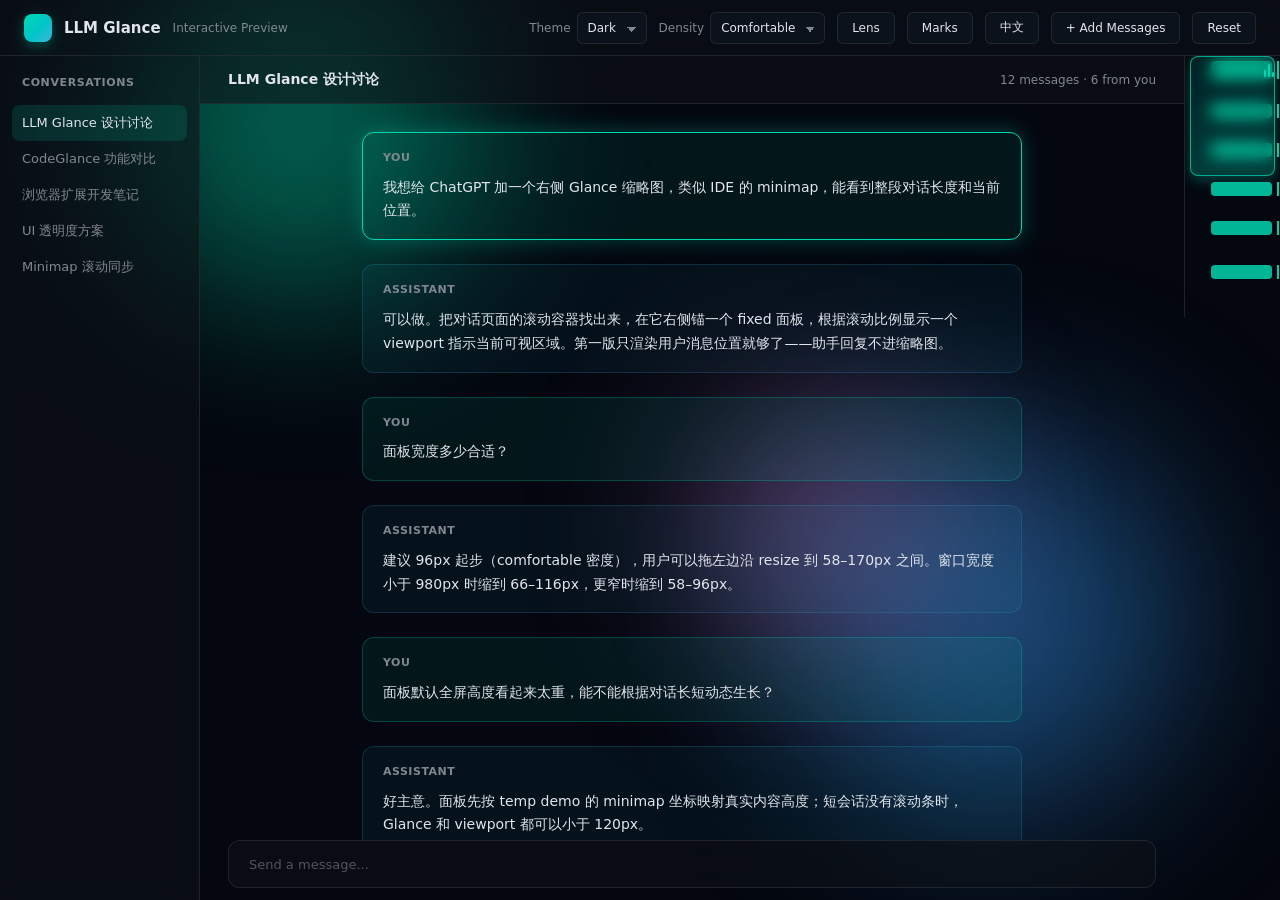
<file: demo_preview/index.html>
<!doctype html>
<html lang="zh-CN">
<head>
	<meta charset="utf-8">
	<meta name="viewport" content="width=device-width, initial-scale=1">
	<title>LLM Glance — Interactive Preview</title>
	<link rel="stylesheet" href="demo.css">
</head>
<body>
	<div class="atmosphere" aria-hidden="true">
		<div class="blob blob-1"></div>
		<div class="blob blob-2"></div>
		<div class="blob blob-3"></div>
	</div>

	<main class="app-shell" aria-label="LLM Glance interactive preview">
		<header class="top-bar">
			<div class="brand">
				<span class="brand-icon" aria-hidden="true"></span>
				<strong>LLM Glance</strong>
				<span class="brand-sub">Interactive Preview</span>
			</div>
			<nav class="toolbar" aria-label="Demo controls">
				<label class="control">
					<span>Theme</span>
					<select id="themeSelect">
						<option value="dark">Dark</option>
						<option value="light">Light</option>
						<option value="soft">Soft</option>
					</select>
				</label>
				<label class="control">
					<span>Density</span>
					<select id="densitySelect">
						<option value="compact">Compact</option>
						<option value="comfortable" selected>Comfortable</option>
						<option value="roomy">Roomy</option>
					</select>
				</label>
				<button id="lensToggle" class="tool-button" type="button" aria-pressed="true">Lens</button>
				<button id="marksToggle" class="tool-button" type="button" aria-pressed="true">Marks</button>
				<button id="languageToggle" class="tool-button" type="button">中文</button>
				<button id="addMessages" class="tool-button" type="button">+ Add Messages</button>
				<button id="resetConvo" class="tool-button" type="button">Reset</button>
			</nav>
		</header>

		<section class="workspace">
			<aside class="sidebar" aria-label="Conversation list">
				<div class="sidebar-heading">Conversations</div>
				<ul class="convo-list">
					<li class="active">LLM Glance 设计讨论</li>
					<li>CodeGlance 功能对比</li>
					<li>浏览器扩展开发笔记</li>
					<li>UI 透明度方案</li>
					<li>Minimap 滚动同步</li>
				</ul>
			</aside>

			<section class="chat-frame">
				<div class="chat-header">
					<strong>LLM Glance 设计讨论</strong>
					<span id="messageCount">4 messages</span>
				</div>

				<div class="chat-body" id="chatBody">
					<div class="chat-scroll" id="chatScroll">
						<!-- Messages injected by JS -->
					</div>
				</div>

				<div class="composer" aria-label="Message composer">
					<span class="composer-placeholder">Send a message...</span>
				</div>
			</section>

			<aside class="glance-track" id="glanceTrack" tabindex="0" aria-label="LLM Glance minimap" role="slider" aria-orientation="vertical">
				<canvas id="glanceCanvas"></canvas>
				<div class="glance-viewport" id="glanceViewport"></div>
				<div class="active-pulse" id="activePulse">
					<span class="bar"></span>
					<span class="bar"></span>
					<span class="bar"></span>
				</div>
			</aside>
		</section>
	</main>

	<div class="message-lens" id="messageLens" role="tooltip" aria-hidden="true">
		<div class="lens-title" id="lensTitle"></div>
		<p id="lensText"></p>
	</div>

	<script src="demo.js"></script>
</body>
</html>
</file>
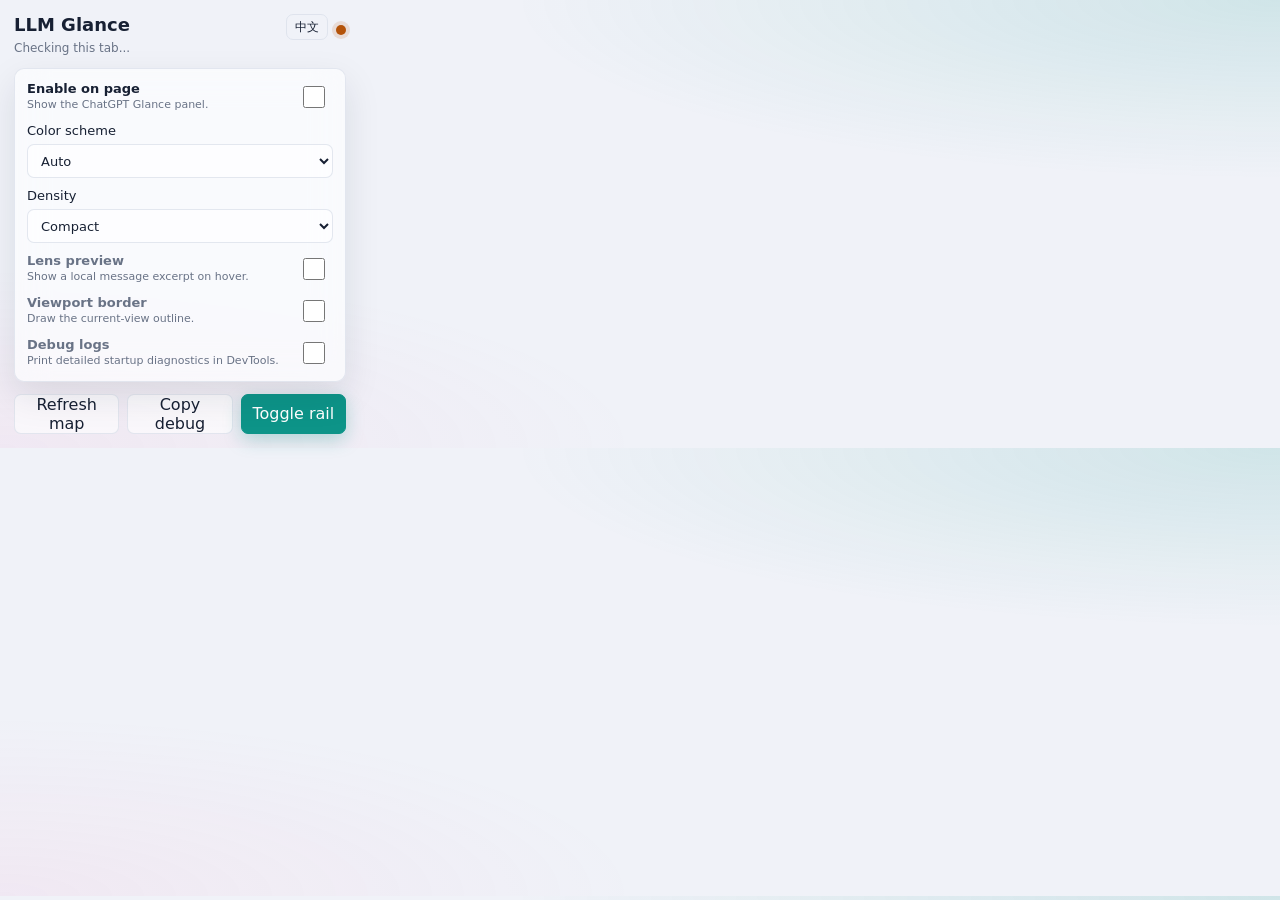
<file: src/popup.html>
<!doctype html>
<html lang="en">
  <head>
    <meta charset="utf-8">
    <meta name="viewport" content="width=device-width, initial-scale=1">
    <title>LLM Glance</title>
    <link rel="stylesheet" href="popup.css">
  </head>
  <body>
    <main class="shell">
      <header class="header">
        <div>
          <h1 id="title">LLM Glance</h1>
          <p id="statusText">Checking this tab...</p>
        </div>
        <div class="header-actions">
          <button id="languageToggle" class="ghost" type="button">中文</button>
          <span id="statusDot" class="status-dot" aria-hidden="true"></span>
        </div>
      </header>

      <section id="settingsPanel" class="panel" aria-label="Glance settings">
        <label class="switch-row">
          <span>
            <strong data-i18n="enableTitle">Enable on page</strong>
            <small data-i18n="enableHelp">Show the ChatGPT Glance panel.</small>
          </span>
          <input id="enabled" type="checkbox" role="switch">
        </label>

        <label class="field">
          <span data-i18n="themeLabel">Color scheme</span>
          <select id="theme">
            <option value="auto" data-i18n="themeAuto">Auto</option>
            <option value="light" data-i18n="themeLight">Light</option>
            <option value="dark" data-i18n="themeDark">Dark</option>
            <option value="highContrast" data-i18n="themeHighContrast">High contrast</option>
            <option value="soft" data-i18n="themeSoft">Soft</option>
          </select>
        </label>

        <label class="field">
          <span data-i18n="densityLabel">Density</span>
          <select id="density">
            <option value="compact" data-i18n="densityCompact">Compact</option>
            <option value="comfortable" data-i18n="densityComfortable">Comfortable</option>
            <option value="roomy" data-i18n="densityRoomy">Roomy</option>
          </select>
        </label>

        <label class="switch-row quiet">
          <span>
            <strong data-i18n="lensTitle">Lens preview</strong>
            <small data-i18n="lensHelp">Show a local message excerpt on hover.</small>
          </span>
          <input id="lensEnabled" type="checkbox" role="switch">
        </label>

        <label class="switch-row quiet">
          <span>
            <strong data-i18n="borderTitle">Viewport border</strong>
            <small data-i18n="borderHelp">Draw the current-view outline.</small>
          </span>
          <input id="viewportBorder" type="checkbox" role="switch">
        </label>

        <label class="switch-row quiet">
          <span>
            <strong data-i18n="debugTitle">Debug logs</strong>
            <small data-i18n="debugHelp">Print detailed startup diagnostics in DevTools.</small>
          </span>
          <input id="debug" type="checkbox" role="switch">
        </label>
      </section>

      <footer class="actions">
        <button id="refresh" type="button" data-i18n="refresh">Refresh map</button>
        <button id="copyDebug" type="button" data-i18n="copyDebug">Copy debug</button>
        <button id="togglePage" class="primary" type="button" data-i18n="toggleRail">Toggle rail</button>
      </footer>
    </main>

    <script src="popup.js"></script>
  </body>
</html>
</file>
<file: demo_preview/demo.css>
:root {
	color-scheme: dark;
	--bg: oklch(13% 0.02 260);
	--surface: oklch(18% 0.015 260 / 0.58);
	--surface-solid: oklch(18% 0.02 260);
	--ink: oklch(92% 0.01 260);
	--muted: oklch(62% 0.015 260);
	--subtle: oklch(45% 0.01 260);
	--line: oklch(30% 0.015 260 / 0.72);
	--line-soft: oklch(100% 0 0 / 0.05);
	--accent: oklch(78% 0.16 175);
	--accent-soft: oklch(78% 0.16 175 / 0.14);
	--accent-glow: oklch(78% 0.16 175 / 0.30);
	--secondary: oklch(72% 0.12 220);
	--highlight: oklch(68% 0.14 320);
	--user-bg: oklch(78% 0.16 175 / 0.08);
	--user-border: oklch(78% 0.16 175 / 0.24);
	--assistant-bg: oklch(72% 0.12 220 / 0.06);
	--assistant-border: oklch(72% 0.12 220 / 0.18);
	--blob-1: oklch(65% 0.18 175);
	--blob-2: oklch(58% 0.14 250);
	--blob-3: oklch(60% 0.12 320);
	--panel-bg: oklch(13% 0.02 260 / 0.52);
	--panel-top: oklch(18% 0.02 260 / 0.64);
	--panel-glow: oklch(78% 0.16 175 / 0.10);
	--viewport-bg: oklch(78% 0.16 175 / 0.12);
	--viewport-active: oklch(78% 0.16 175 / 0.26);
	--viewport-border: oklch(78% 0.16 175 / 0.72);
	--shadow: 0 20px 48px oklch(10% 0.02 260 / 0.40);
	--font-ui: "Segoe UI", system-ui, -apple-system, BlinkMacSystemFont, sans-serif;
}

:root[data-theme="light"] {
	color-scheme: light;
	--bg: oklch(96% 0.01 220);
	--surface: oklch(100% 0 0 / 0.62);
	--surface-solid: oklch(99% 0.005 220);
	--ink: oklch(18% 0.02 260);
	--muted: oklch(50% 0.015 260);
	--subtle: oklch(68% 0.01 260);
	--line: oklch(82% 0.01 220 / 0.72);
	--line-soft: oklch(20% 0.02 260 / 0.05);
	--accent: oklch(55% 0.18 175);
	--accent-soft: oklch(55% 0.18 175 / 0.10);
	--accent-glow: oklch(55% 0.18 175 / 0.20);
	--secondary: oklch(50% 0.14 220);
	--highlight: oklch(55% 0.14 320);
	--user-bg: oklch(55% 0.18 175 / 0.06);
	--user-border: oklch(55% 0.18 175 / 0.20);
	--assistant-bg: oklch(50% 0.14 220 / 0.05);
	--assistant-border: oklch(50% 0.14 220 / 0.16);
	--blob-1: oklch(75% 0.14 175);
	--blob-2: oklch(70% 0.10 250);
	--blob-3: oklch(72% 0.10 320);
	--panel-bg: oklch(96% 0.01 220 / 0.50);
	--panel-top: oklch(99% 0.005 220 / 0.68);
	--panel-glow: oklch(55% 0.18 175 / 0.08);
	--viewport-bg: oklch(55% 0.18 175 / 0.14);
	--viewport-active: oklch(55% 0.18 175 / 0.28);
	--viewport-border: oklch(55% 0.18 175 / 0.60);
	--shadow: 0 20px 48px oklch(20% 0.02 260 / 0.12);
}

:root[data-theme="soft"] {
	color-scheme: light;
	--bg: oklch(95% 0.015 70);
	--surface: oklch(98% 0.01 70 / 0.62);
	--surface-solid: oklch(98% 0.012 70);
	--ink: oklch(20% 0.02 50);
	--muted: oklch(50% 0.015 50);
	--subtle: oklch(68% 0.01 50);
	--line: oklch(82% 0.01 70 / 0.72);
	--line-soft: oklch(20% 0.02 50 / 0.05);
	--accent: oklch(62% 0.16 160);
	--accent-soft: oklch(62% 0.16 160 / 0.10);
	--accent-glow: oklch(62% 0.16 160 / 0.20);
	--secondary: oklch(68% 0.12 45);
	--highlight: oklch(58% 0.14 320);
	--user-bg: oklch(62% 0.16 160 / 0.06);
	--user-border: oklch(62% 0.16 160 / 0.20);
	--assistant-bg: oklch(68% 0.12 45 / 0.06);
	--assistant-border: oklch(68% 0.12 45 / 0.18);
	--blob-1: oklch(72% 0.14 160);
	--blob-2: oklch(75% 0.10 45);
	--blob-3: oklch(68% 0.10 320);
	--panel-bg: oklch(95% 0.015 70 / 0.52);
	--panel-top: oklch(98% 0.01 70 / 0.68);
	--panel-glow: oklch(62% 0.16 160 / 0.08);
	--viewport-bg: oklch(62% 0.16 160 / 0.14);
	--viewport-active: oklch(62% 0.16 160 / 0.28);
	--viewport-border: oklch(62% 0.16 160 / 0.60);
	--shadow: 0 20px 48px oklch(20% 0.02 50 / 0.10);
}

/* PLACEHOLDER_NEXT */

* { box-sizing: border-box; }
html, body { height: 100%; }

body {
	margin: 0;
	background: var(--bg);
	color: var(--ink);
	font-family: var(--font-ui);
	overflow: hidden;
	position: relative;
}

.atmosphere {
	position: fixed;
	inset: 0;
	z-index: 0;
	pointer-events: none;
	overflow: hidden;
}

.blob {
	position: absolute;
	border-radius: 50%;
	filter: blur(90px);
	opacity: 0.55;
	will-change: transform;
	animation: blob-drift 18s ease-in-out infinite alternate;
}

.blob-1 {
	top: -5%;
	left: 10%;
	width: 340px;
	height: 340px;
	background: var(--blob-1);
	animation-duration: 18s;
}

.blob-2 {
	bottom: 10%;
	right: 8%;
	width: 380px;
	height: 380px;
	background: var(--blob-2);
	animation-delay: -6s;
	animation-duration: 22s;
}

.blob-3 {
	top: 45%;
	left: 55%;
	width: 240px;
	height: 240px;
	background: var(--blob-3);
	animation-delay: -12s;
	animation-duration: 16s;
}

@keyframes blob-drift {
	0% { transform: translate(0, 0) scale(1); }
	100% { transform: translate(24px, 36px) scale(1.08); }
}

.app-shell {
	position: relative;
	z-index: 1;
	height: 100vh;
	min-height: 520px;
	display: grid;
	grid-template-rows: 56px minmax(0, 1fr);
}

.top-bar {
	display: flex;
	align-items: center;
	justify-content: space-between;
	gap: 16px;
	padding: 0 24px;
	border-bottom: 1px solid var(--line);
	background: var(--surface);
	backdrop-filter: blur(20px) saturate(1.4);
	-webkit-backdrop-filter: blur(20px) saturate(1.4);
}

.brand {
	display: flex;
	align-items: center;
	gap: 12px;
}

.brand-icon {
	width: 28px;
	height: 28px;
	border-radius: 8px;
	background: linear-gradient(135deg, var(--accent), var(--secondary));
	box-shadow: 0 4px 12px var(--accent-glow);
}

.brand strong {
	font-size: 15px;
	font-weight: 600;
}

.brand-sub {
	color: var(--muted);
	font-size: 12px;
}

.toolbar {
	display: flex;
	align-items: center;
	gap: 12px;
}

.control {
	display: flex;
	align-items: center;
	gap: 6px;
	color: var(--muted);
	font-size: 12px;
}

.control select {
	height: 32px;
	padding: 0 28px 0 10px;
	border: 1px solid var(--line);
	border-radius: 6px;
	background: var(--surface-solid);
	color: var(--ink);
	font: inherit;
	font-size: 12px;
	cursor: pointer;
	appearance: none;
	-webkit-appearance: none;
	background-image: linear-gradient(45deg, transparent 50%, var(--muted) 50%),
	                  linear-gradient(135deg, var(--muted) 50%, transparent 50%);
	background-position: calc(100% - 14px) 14px, calc(100% - 9px) 14px;
	background-size: 5px 5px, 5px 5px;
	background-repeat: no-repeat;
	transition: border-color 160ms cubic-bezier(0.16, 1, 0.3, 1),
	            box-shadow 160ms cubic-bezier(0.16, 1, 0.3, 1);
}

.control select:hover {
	border-color: var(--accent);
	box-shadow: 0 0 8px var(--accent-glow);
}

.tool-button {
	height: 32px;
	padding: 0 14px;
	border: 1px solid var(--line);
	border-radius: 6px;
	background: var(--surface-solid);
	color: var(--ink);
	font: inherit;
	font-size: 12px;
	cursor: pointer;
	transition: background 160ms cubic-bezier(0.16, 1, 0.3, 1),
	            border-color 160ms cubic-bezier(0.16, 1, 0.3, 1),
	            box-shadow 160ms cubic-bezier(0.16, 1, 0.3, 1);
}

.tool-button:hover {
	background: var(--accent-soft);
	border-color: var(--accent);
	box-shadow: 0 0 12px var(--accent-glow);
}

.tool-button:active {
	transform: translateY(1px);
}

.tool-button:focus-visible,
.control select:focus-visible {
	outline: 2px solid var(--accent);
	outline-offset: 2px;
}

/* PLACEHOLDER_WORKSPACE */

.workspace {
	min-height: 0;
	display: grid;
	grid-template-columns: 200px minmax(0, 1fr) auto;
}

.sidebar {
	min-width: 0;
	border-right: 1px solid var(--line);
	background: var(--surface);
	backdrop-filter: blur(16px) saturate(1.3);
	-webkit-backdrop-filter: blur(16px) saturate(1.3);
	padding: 20px 12px;
	overflow: hidden;
}

.sidebar-heading {
	color: var(--muted);
	font-size: 11px;
	font-weight: 600;
	text-transform: uppercase;
	letter-spacing: 0.6px;
	margin-bottom: 16px;
	padding: 0 10px;
}

.convo-list {
	list-style: none;
	margin: 0;
	padding: 0;
}

.convo-list li {
	height: 36px;
	display: flex;
	align-items: center;
	padding: 0 10px;
	border-radius: 8px;
	font-size: 13px;
	color: var(--muted);
	white-space: nowrap;
	overflow: hidden;
	text-overflow: ellipsis;
	cursor: default;
	transition: background 160ms cubic-bezier(0.16, 1, 0.3, 1);
}

.convo-list li:hover {
	background: var(--line-soft);
	color: var(--ink);
}

.convo-list li.active {
	color: var(--ink);
	background: var(--accent-soft);
}

.chat-frame {
	min-width: 0;
	min-height: 0;
	display: grid;
	grid-template-rows: 48px minmax(0, 1fr) 60px;
}

.chat-header {
	display: flex;
	align-items: center;
	justify-content: space-between;
	padding: 0 28px;
	border-bottom: 1px solid var(--line);
	background: var(--surface);
	backdrop-filter: blur(12px);
	-webkit-backdrop-filter: blur(12px);
	font-size: 14px;
}

.chat-header span {
	color: var(--muted);
	font-size: 12px;
}

.chat-body {
	min-height: 0;
	overflow: hidden;
}

.chat-scroll {
	height: 100%;
	overflow-y: auto;
	padding: 28px 36px 80px;
	scrollbar-color: var(--subtle) transparent;
	scrollbar-width: thin;
	position: relative;
}

.chat-scroll::-webkit-scrollbar { width: 6px; }
.chat-scroll::-webkit-scrollbar-track { background: transparent; }
.chat-scroll::-webkit-scrollbar-thumb {
	background: var(--subtle);
	border-radius: 6px;
}
.chat-scroll::-webkit-scrollbar-thumb:hover {
	background: var(--muted);
}

.message {
	max-width: 660px;
	margin: 0 auto 24px;
	padding: 16px 20px;
	border-radius: 12px;
	font-size: 14px;
	line-height: 1.7;
	border: 1px solid transparent;
	transition: border-color 200ms ease, box-shadow 200ms ease;
}

.message.user {
	background: var(--user-bg);
	border-color: var(--user-border);
}

.message.assistant {
	background: var(--assistant-bg);
	border-color: var(--assistant-border);
}

.message.user.is-active {
	box-shadow: 0 0 20px var(--accent-glow);
	border-color: var(--accent);
}

.message .role {
	display: block;
	font-size: 11px;
	font-weight: 600;
	text-transform: uppercase;
	letter-spacing: 0.5px;
	color: var(--muted);
	margin-bottom: 8px;
}

.composer {
	display: flex;
	align-items: center;
	margin: 0 28px 12px;
	padding: 0 20px;
	border: 1px solid var(--line);
	border-radius: 12px;
	background: var(--surface);
	backdrop-filter: blur(16px);
	-webkit-backdrop-filter: blur(16px);
}

.composer-placeholder {
	color: var(--subtle);
	font-size: 13px;
}

/* PLACEHOLDER_GLANCE */

.glance-track {
	position: relative;
	width: 96px;
	min-height: 0;
	overflow: hidden;
	border-left: 1px solid var(--line);
	background: transparent;
	backdrop-filter: none;
	-webkit-backdrop-filter: none;
	box-shadow: none;
	cursor: pointer;
	touch-action: none;
	transition: height 360ms cubic-bezier(0.16, 1, 0.3, 1);
}

.glance-track:focus-visible {
	outline: none;
	box-shadow: inset 0 0 0 2px var(--accent);
}

.glance-track canvas {
	position: absolute;
	inset: 0;
	width: 100%;
	height: 100%;
	image-rendering: pixelated;
}

.glance-viewport {
	position: absolute;
	left: 5px;
	right: 5px;
	top: 0;
	height: 120px;
	background: linear-gradient(
		180deg,
		var(--viewport-bg),
		var(--viewport-active)
	);
	border-radius: 8px;
	pointer-events: none;
	box-shadow: 0 4px 14px var(--accent-glow);
	backdrop-filter: blur(8px) saturate(1.3);
	-webkit-backdrop-filter: blur(8px) saturate(1.3);
	transition: top 80ms linear, box-shadow 200ms cubic-bezier(0.16, 1, 0.3, 1);
}

.glance-viewport.with-border {
	box-shadow:
		inset 0 0 0 1px var(--viewport-border),
		0 4px 14px var(--accent-glow);
}

.glance-track:hover .glance-viewport {
	box-shadow: 0 6px 20px var(--accent-glow);
}

.glance-track:hover .glance-viewport.with-border {
	box-shadow:
		inset 0 0 0 1px var(--viewport-border),
		0 6px 20px var(--accent-glow);
}

.glance-track.dragging {
	cursor: grabbing;
}

.glance-track.dragging .glance-viewport {
	background: var(--viewport-active);
	transition: none;
}

.message-lens {
	position: fixed;
	z-index: 5;
	width: min(360px, calc(100vw - 32px));
	max-height: 220px;
	overflow: hidden;
	border: 1px solid var(--line);
	border-radius: 8px;
	background: oklch(15% 0.015 260 / 0.96);
	color: #f3f6fb;
	box-shadow: 0 18px 44px oklch(8% 0.02 260 / 0.36);
	opacity: 0;
	pointer-events: none;
	transform: translateY(4px);
	transition: opacity 90ms ease, transform 90ms ease;
}

.message-lens.visible {
	opacity: 1;
	transform: translateY(0);
}

.lens-title {
	height: 28px;
	display: flex;
	align-items: center;
	padding: 0 10px;
	border-bottom: 1px solid var(--line);
	color: var(--muted);
	background: oklch(20% 0.02 260 / 0.92);
	font-size: 12px;
	font-weight: 600;
}

.message-lens p {
	margin: 0;
	padding: 10px;
	font-size: 12px;
	line-height: 1.55;
	white-space: pre-wrap;
	overflow-wrap: anywhere;
}

.active-pulse {
	position: absolute;
	right: 6px;
	top: 0;
	display: flex;
	align-items: flex-end;
	gap: 2px;
	height: 14px;
	pointer-events: none;
	opacity: 0;
	transition: top 200ms cubic-bezier(0.16, 1, 0.3, 1), opacity 200ms ease;
}

.active-pulse.visible {
	opacity: 1;
}

.active-pulse .bar {
	width: 2px;
	background: var(--accent);
	border-radius: 1px;
	animation: pulse-equalize 1.1s ease-in-out infinite alternate;
	box-shadow: 0 0 6px var(--accent-glow);
}

.active-pulse .bar:nth-child(1) {
	height: 50%;
	animation-delay: -0.3s;
}

.active-pulse .bar:nth-child(2) {
	height: 90%;
	animation-delay: -0.1s;
}

.active-pulse .bar:nth-child(3) {
	height: 35%;
	animation-delay: -0.5s;
}

@keyframes pulse-equalize {
	0% { height: 25%; }
	100% { height: 100%; }
}

@media (max-width: 860px) {
	.workspace {
		grid-template-columns: minmax(0, 1fr) auto;
	}

	.sidebar {
		display: none;
	}

	.glance-track {
		width: 72px;
	}

	.blob {
		filter: blur(60px);
		opacity: 0.4;
	}
}

@media (prefers-reduced-motion: reduce) {
	.blob {
		animation: none;
		opacity: 0.3;
	}

	.active-pulse .bar {
		animation: none;
		height: 60%;
	}

	.glance-track,
	.glance-viewport {
		transition: none;
	}

	* {
		transition-duration: 0.01ms !important;
	}
}
</file>
<file: src/popup.css>
:root {
  --bg: #f0f2f8;
  --surface: rgba(255, 255, 255, 0.62);
  --surface-solid: #ffffff;
  --ink: #172033;
  --muted: #697386;
  --line: rgba(216, 222, 233, 0.72);
  --accent: #0d9488;
  --accent-soft: rgba(13, 148, 136, 0.12);
  --accent-glow: rgba(13, 148, 136, 0.28);
  --accent-ink: #ffffff;
  --ok: #0d9488;
  --warn: #b45309;
  --glow: rgba(13, 148, 136, 0.14);
  --glow-2: rgba(244, 114, 182, 0.08);
  --shadow: 0 14px 36px rgba(23, 32, 51, 0.10);
  font-family: Inter, ui-sans-serif, system-ui, -apple-system, BlinkMacSystemFont, "Segoe UI", sans-serif;
}

@media (prefers-color-scheme: dark) {
  :root {
    --bg: #0f1219;
    --surface: rgba(28, 34, 48, 0.58);
    --surface-solid: #1c2230;
    --ink: #f3f6fb;
    --muted: #a8b1c2;
    --line: rgba(61, 65, 80, 0.72);
    --accent: #5eead4;
    --accent-soft: rgba(94, 234, 212, 0.14);
    --accent-glow: rgba(94, 234, 212, 0.30);
    --accent-ink: #0b1220;
    --ok: #5eead4;
    --glow: rgba(94, 234, 212, 0.14);
    --glow-2: rgba(192, 132, 252, 0.08);
    --shadow: none;
  }
}

* {
  box-sizing: border-box;
}

body {
  width: 320px;
  margin: 0;
  background:
    radial-gradient(120% 80% at 100% 0%, var(--glow), transparent 50%),
    radial-gradient(100% 80% at 0% 100%, var(--glow-2), transparent 50%),
    var(--bg);
  color: var(--ink);
}

.shell {
  display: grid;
  gap: 12px;
  padding: 14px;
}

.header {
  display: flex;
  align-items: flex-start;
  justify-content: space-between;
  gap: 12px;
}

.header-actions {
  display: flex;
  align-items: center;
  gap: 8px;
}

h1 {
  margin: 0;
  font-size: 18px;
  line-height: 1.2;
}

p {
  margin: 4px 0 0;
  color: var(--muted);
  font-size: 12px;
  line-height: 1.4;
}

.status-dot {
  width: 10px;
  height: 10px;
  margin-top: 5px;
  border-radius: 999px;
  background: var(--warn);
  box-shadow: 0 0 0 4px rgba(180, 83, 9, 0.14);
}

.status-dot.ready {
  background: var(--ok);
  box-shadow: 0 0 0 4px rgba(15, 159, 110, 0.14);
}

.panel {
  display: grid;
  gap: 10px;
  padding: 12px;
  border: 1px solid var(--line);
  border-radius: 10px;
  background: var(--surface);
  backdrop-filter: blur(16px) saturate(1.3);
  -webkit-backdrop-filter: blur(16px) saturate(1.3);
  box-shadow: var(--shadow);
}

.field,
.switch-row {
  display: grid;
  gap: 6px;
  color: var(--ink);
  font-size: 13px;
}

.switch-row {
  grid-template-columns: 1fr auto;
  align-items: center;
  gap: 14px;
}

.switch-row strong {
  display: block;
  font-size: 13px;
}

.switch-row small {
  display: block;
  margin-top: 2px;
  color: var(--muted);
  font-size: 11px;
  line-height: 1.35;
}

.quiet {
  min-height: 30px;
  color: var(--muted);
}

select,
button,
input[type="checkbox"] {
  font: inherit;
}

select {
  width: 100%;
  min-height: 34px;
  padding: 6px 9px;
  border: 1px solid var(--line);
  border-radius: 7px;
  background: var(--surface);
  color: var(--ink);
}

input[type="checkbox"] {
  width: 38px;
  height: 22px;
  margin: 0;
  accent-color: var(--accent);
}

.actions {
  display: grid;
  grid-template-columns: 1fr;
  gap: 8px;
}

button {
  min-height: 34px;
  padding: 0 10px;
  border: 1px solid var(--line);
  border-radius: 7px;
  background: var(--surface);
  color: var(--ink);
  cursor: pointer;
  transition: background 140ms ease, border-color 140ms ease, transform 140ms ease;
}

button:hover {
  background: var(--accent-soft);
  border-color: var(--accent);
}

button:active {
  transform: translateY(1px);
}

button.primary {
  border-color: var(--accent);
  background: var(--accent);
  color: var(--accent-ink);
  box-shadow: 0 6px 18px var(--accent-glow);
}

button.primary:hover {
  background: var(--accent);
  filter: brightness(1.06);
  box-shadow: 0 8px 24px var(--accent-glow);
}

button.ghost {
  min-height: 26px;
  padding: 0 8px;
  font-size: 12px;
  background: transparent;
}

@media (min-width: 360px) {
  body {
    width: 360px;
  }

  .actions {
    grid-template-columns: repeat(3, 1fr);
  }
}

button:disabled,
select:disabled,
input:disabled {
  cursor: not-allowed;
  opacity: 0.52;
}

button:focus-visible,
select:focus-visible,
input:focus-visible {
  outline: 2px solid var(--accent);
  outline-offset: 2px;
}
</file>
